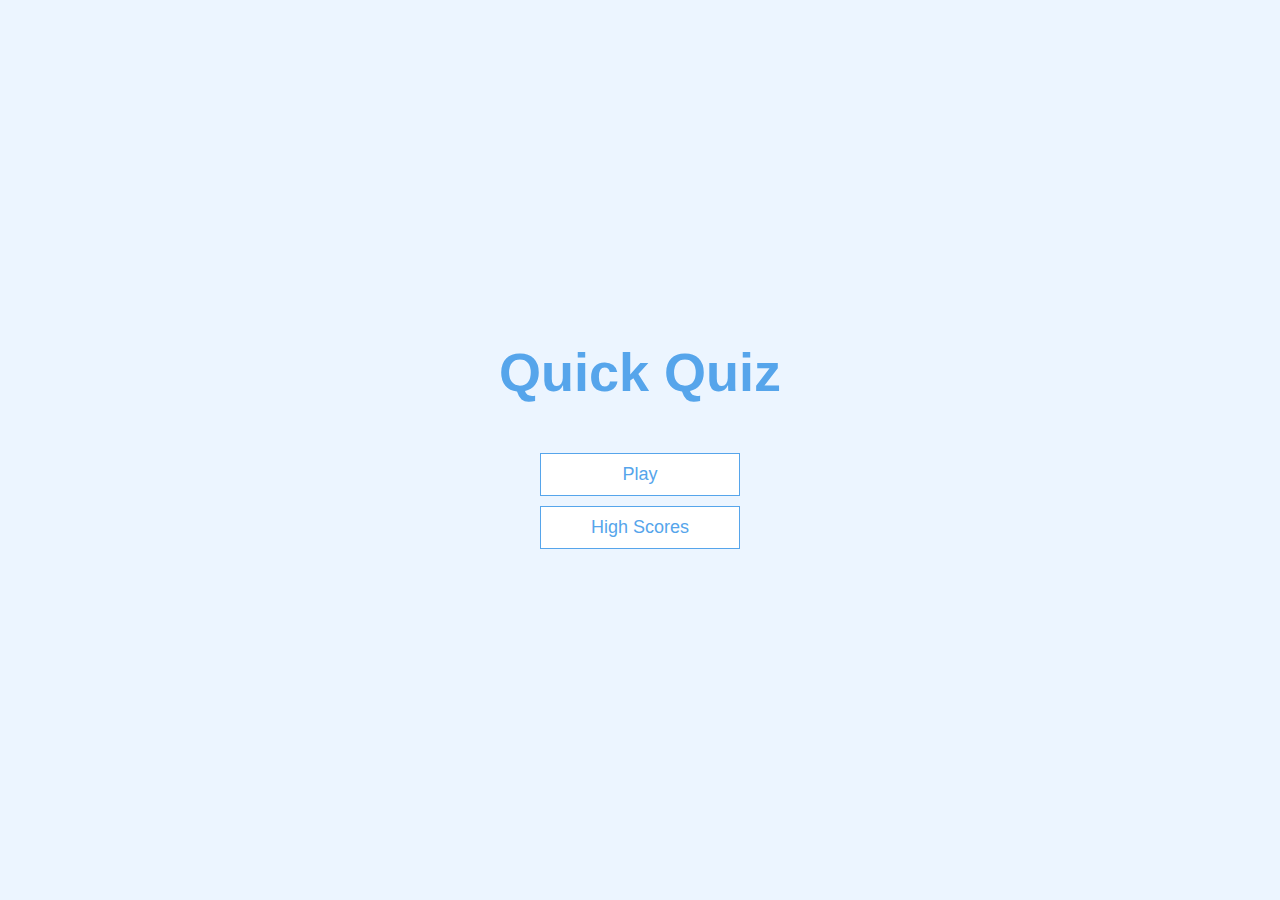
<file: index.html>
<!DOCTYPE html>
<html lang="en">
  <head>
    <meta charset="UTF-8" />
    <meta http-equiv="X-UA-Compatible" content="IE=edge" />
    <meta name="viewport" content="width=device-width, initial-scale=1.0" />
    <title>Quiz App</title>
    <link rel="stylesheet" href="style.css" />
  </head>
  <body>
    <div class="container">
      <div id="home" class="flex-center flex-column">
        <h1>Quick Quiz</h1>
        <a class="btn" href="/game.html">Play</a>
        <a class="btn" href="/highscores.html">High Scores</a>
      </div>
    </div>
  </body>
</html>
</file>
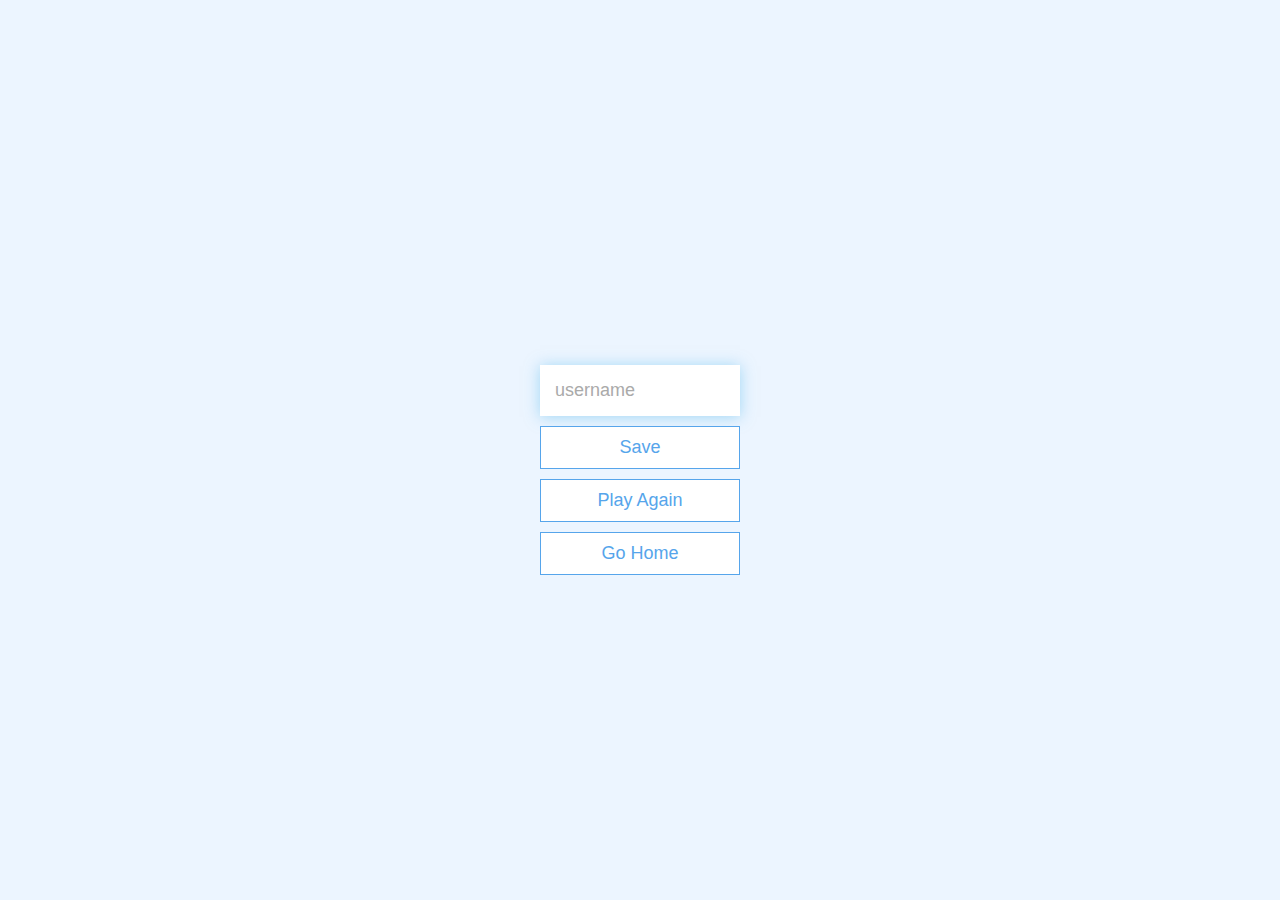
<file: end.html>
<!DOCTYPE html>
<html lang="en">
  <head>
    <meta charset="UTF-8" />
    <meta http-equiv="X-UA-Compatible" content="IE=edge" />
    <meta name="viewport" content="width=device-width, initial-scale=1.0" />
    <title>Congrats!</title>
    <link rel="stylesheet" href="style.css" />
  </head>
  <body>
    <div class="container">
      <div id="end" class="flex-center flex-column">
        <h1 id="finalScore"></h1>
        <form>
          <input
            type="text"
            name="username"
            id="username"
            placeholder="username"
          />
          <button
            type="submit"
            class="btn"
            id="saveScoreBtn"
            onclick="saveHighScore(event)"
            disabled
          >
            Save
          </button>
        </form>
        <a href="/game.html" class="btn">Play Again</a>
        <a href="/" class="btn">Go Home</a>
      </div>
    </div>
    <script src="end.js"></script>
  </body>
</html>
</file>
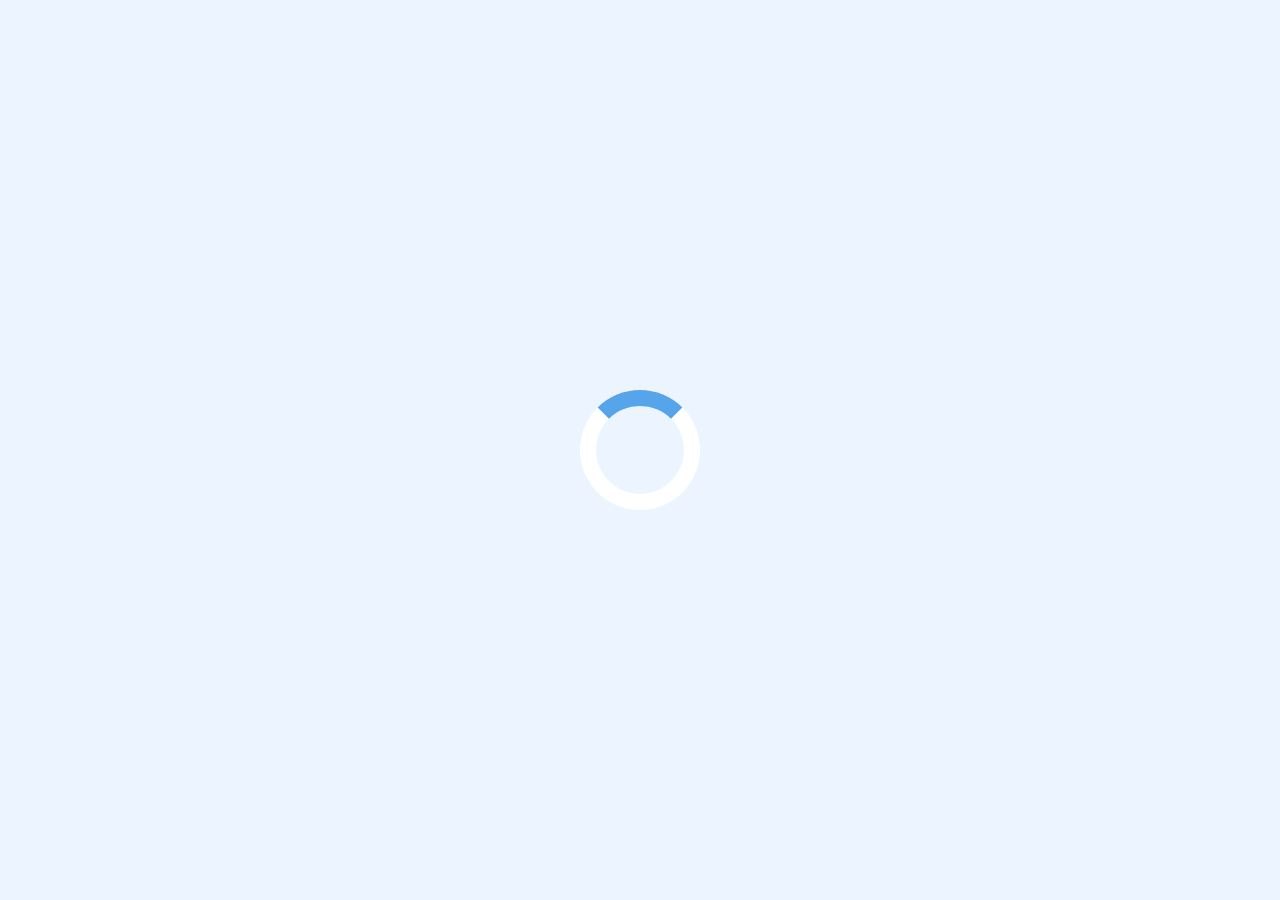
<file: game.html>
<!DOCTYPE html>
<html lang="en">
  <head>
    <meta charset="UTF-8" />
    <meta http-equiv="X-UA-Compatible" content="IE=edge" />
    <meta name="viewport" content="width=device-width, initial-scale=1.0" />
    <title>Quick Quiz</title>
    <link rel="stylesheet" href="style.css" />
    <link rel="stylesheet" href="game.css" />
  </head>
  <body>
    <div class="container">
      <div id="loader"></div>
      <div id="game" class="justify-center flex-column hidden">
        <div id="hud">
          <div id="hud-item">
            <p id="progressText" class="hud-prefix">Question</p>
            <div id="progressBar">
              <div id="progressBarFull"></div>
            </div>
          </div>
          <div id="hud-item">
            <p class="hud-prefix">Score</p>
            <h1 class="hud-main-text" id="score">0</h1>
          </div>
        </div>
        <h2 id="question"></h2>
        <div class="choice-container">
          <p class="choice-prefix">A</p>
          <p class="choice-text" data-number="1"></p>
        </div>
        <div class="choice-container">
          <p class="choice-prefix">B</p>
          <p class="choice-text" data-number="2"></p>
        </div>
        <div class="choice-container">
          <p class="choice-prefix">C</p>
          <p class="choice-text" data-number="3"></p>
        </div>
        <div class="choice-container">
          <p class="choice-prefix">D</p>
          <p class="choice-text" data-number="4"></p>
        </div>
      </div>
    </div>
    <script src="game.js"></script>
  </body>
</html>
</file>
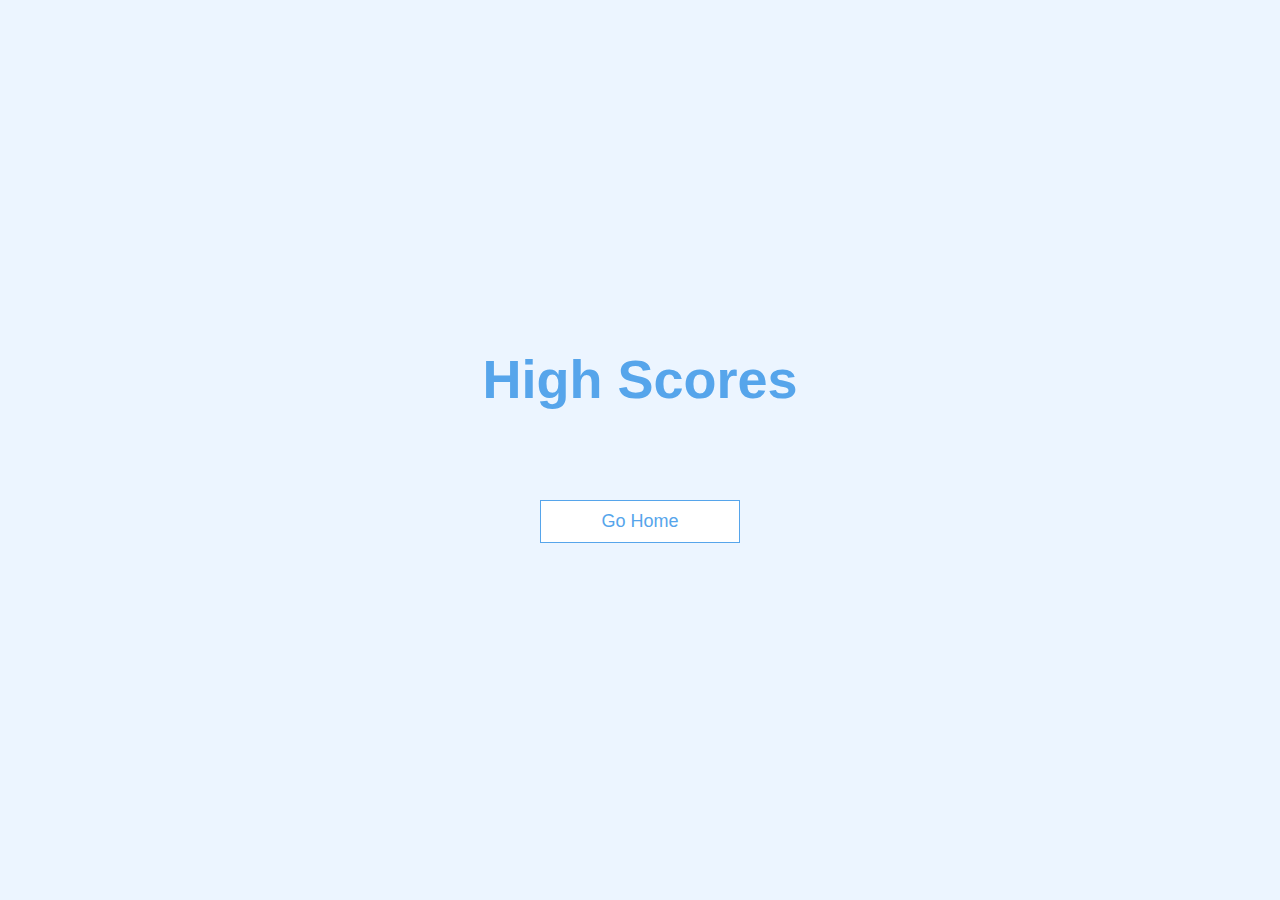
<file: highscores.html>
<!DOCTYPE html>
<html lang="en">
  <head>
    <meta charset="UTF-8" />
    <meta http-equiv="X-UA-Compatible" content="IE=edge" />
    <meta name="viewport" content="width=device-width, initial-scale=1.0" />
    <title>High Scores</title>
    <link rel="stylesheet" href="style.css" />
    <link rel="stylesheet" href="highscores.css" />
  </head>
  <body>
    <div class="container">
      <div id="highScores" class="flex-center flex-column">
        <h1 id="finalScore">High Scores</h1>
        <ul id="highScoresList"></ul>
        <a href="/" class="btn">Go Home</a>
      </div>
    </div>
    <script src="highscores.js"></script>
  </body>
</html>
</file>
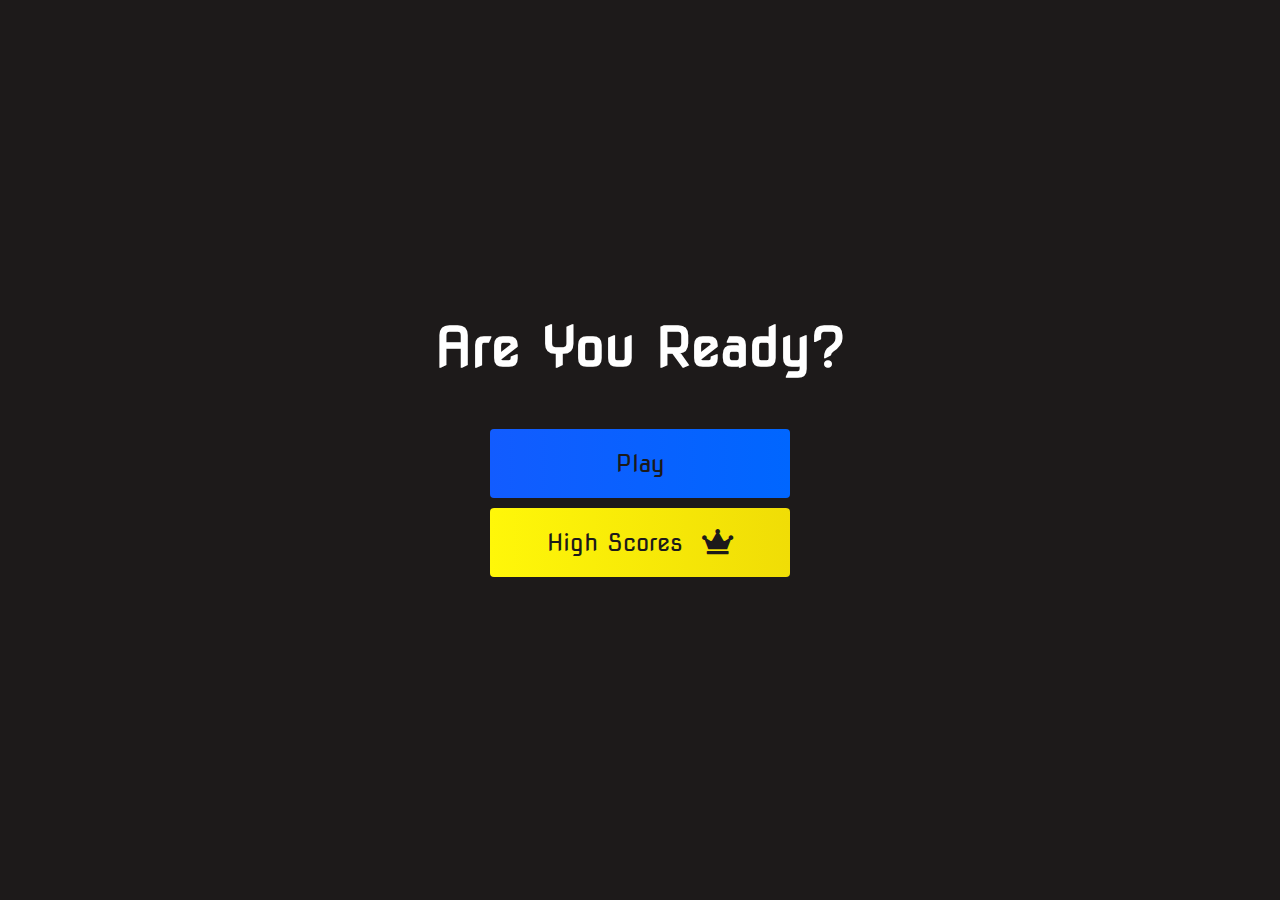
<file: quiz.html>
<!DOCTYPE html>
<html lang="en">
  <head>
    <meta charset="UTF-8" />
    <meta http-equiv="X-UA-Compatible" content="IE=edge" />
    <meta name="viewport" content="width=device-width, initial-scale=1.0" />
    <title>Quiz</title>
    <link rel="stylesheet" href="quiz.css" />
    <link
      rel="stylesheet"
      href="https://cdnjs.cloudflare.com/ajax/libs/font-awesome/5.15.3/css/all.min.css"
    />
  </head>
  <body>
    <div class="container">
      <div id="home" class="flex-column flex-center">
        <h1>Are You Ready?</h1>
        <a href="/quizgame.html" class="btn">Play</a>
        <a href="/quizhighscores.html" id="highscore-btn" class="btn"
          >High Scores <i class="fas fa-crown"></i
        ></a>
      </div>
    </div>
  </body>
</html>
</file>
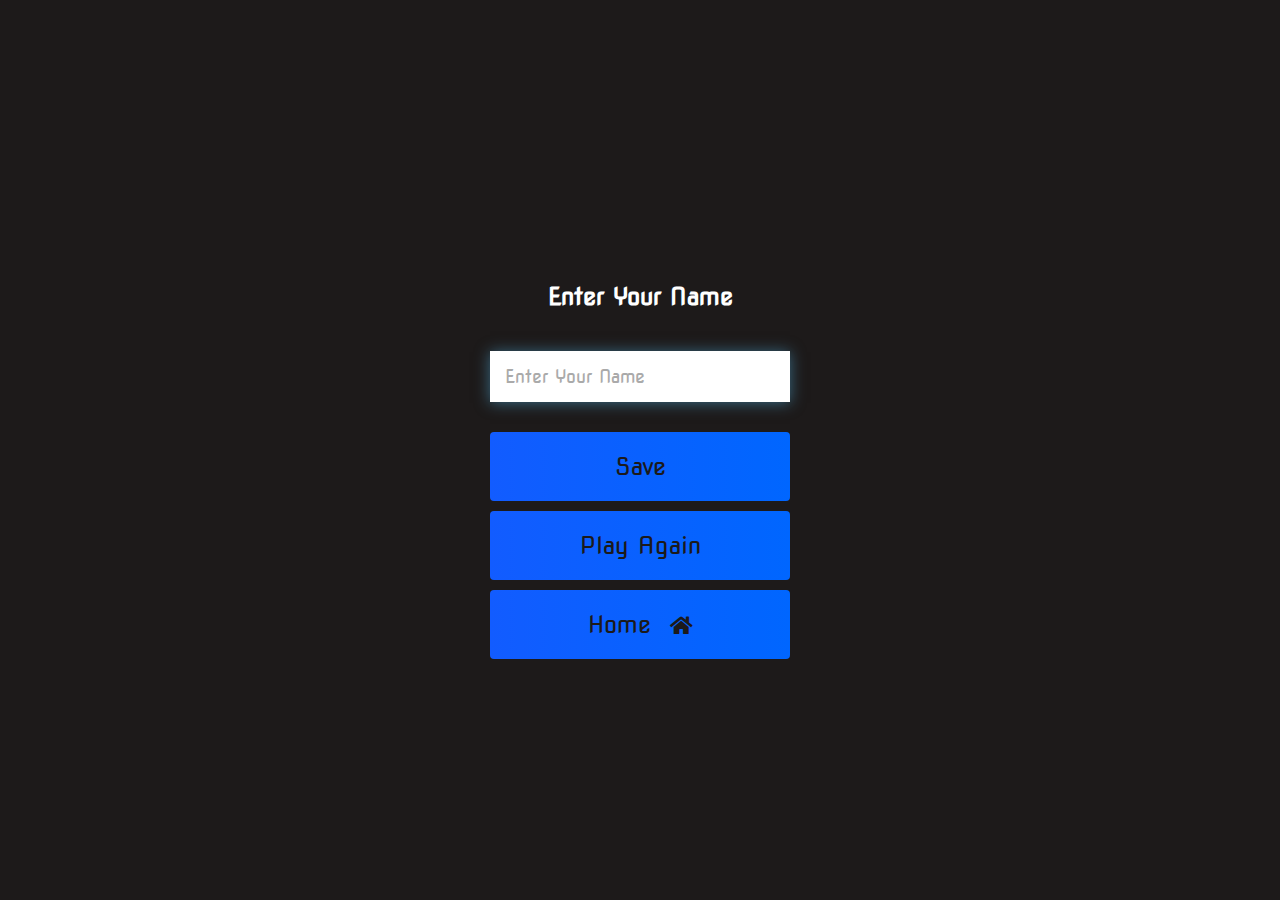
<file: quizend.html>
<!DOCTYPE html>
<html lang="en">
  <head>
    <meta charset="UTF-8" />
    <meta http-equiv="X-UA-Compatible" content="IE=edge" />
    <meta name="viewport" content="width=device-width, initial-scale=1.0" />
    <title>Quiz</title>
    <link rel="stylesheet" href="quiz.css" />
    <link
      rel="stylesheet"
      href="https://cdnjs.cloudflare.com/ajax/libs/font-awesome/5.15.3/css/all.min.css"
    />
  </head>
  <body>
    <div class="container">
      <div id="end" class="flex-center flex-column">
        <h1 id="finalScore">0</h1>
        <form action="" class="end-form-container">
          <h2 id="end-text">Enter Your Name</h2>
          <input
            type="text"
            name="name"
            id="username"
            placeholder="Enter Your Name"
          />
          <button
            class="btn"
            id="saveScoreBtn"
            type="submit"
            onclick="saveHighScore(event)"
            disabled
          >
            Save
          </button>
        </form>
        <a href="/quizgame.html" class="btn">Play Again</a>
        <a href="/quiz.html" class="btn">Home <i class="fas fa-home"></i></a>
      </div>
    </div>
    <script src="quizend.js"></script>
  </body>
</html>
</file>
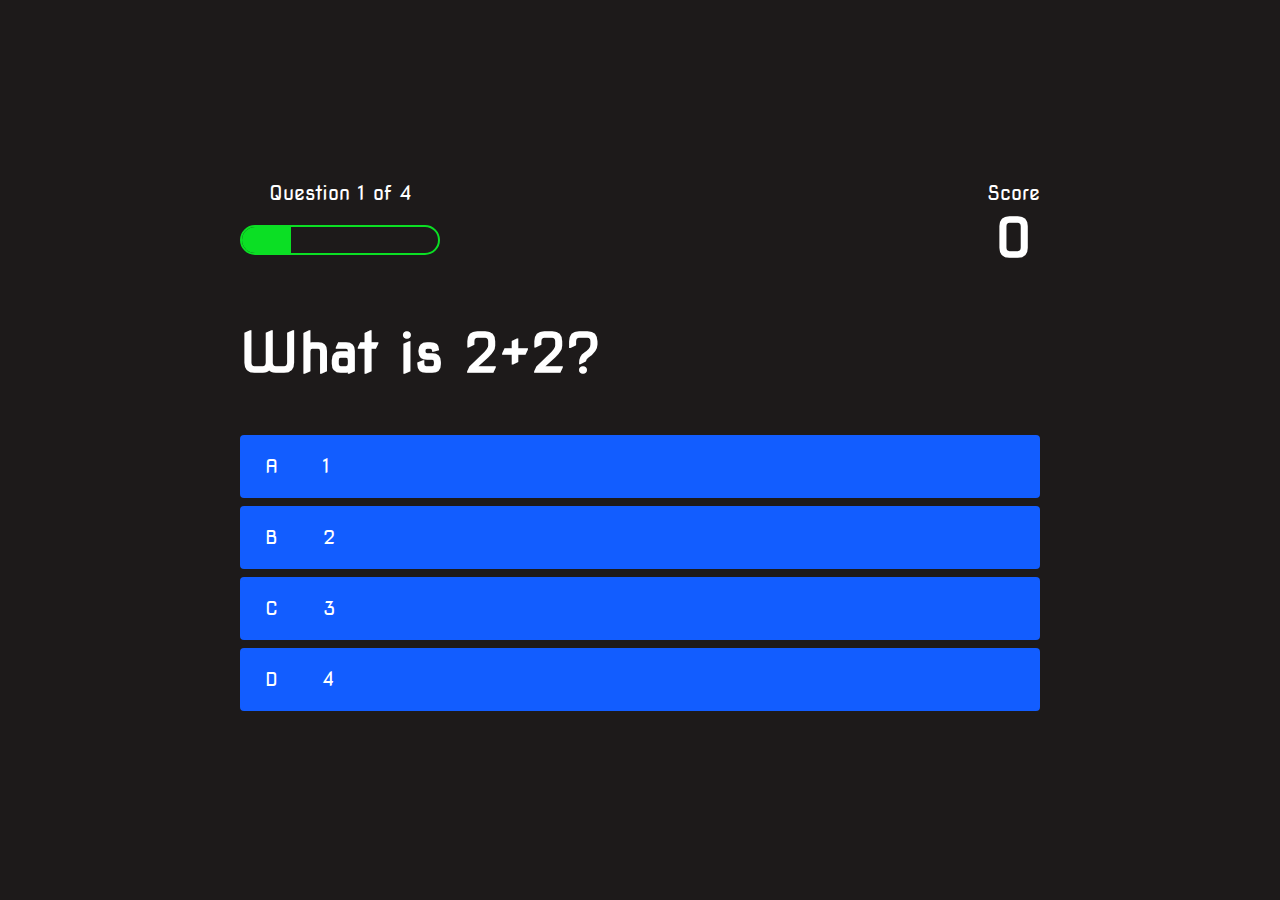
<file: quizgame.html>
<!DOCTYPE html>
<html lang="en">
  <head>
    <meta charset="UTF-8" />
    <meta http-equiv="X-UA-Compatible" content="IE=edge" />
    <meta name="viewport" content="width=device-width, initial-scale=1.0" />
    <title>Quiz</title>
    <link rel="stylesheet" href="quiz.css" />
    <link rel="stylesheet" href="quizgame.css" />
  </head>
  <body>
    <div class="container">
      <div id="game" class="justify-center flex-column">
        <div id="hud">
          <div class="hud-item">
            <p id="progressText" class="hud-prefix">Question</p>
            <div id="progressBar">
              <div id="progressBarFull"></div>
            </div>
          </div>
          <div class="hud-item">
            <p class="hud-prefix">Score</p>
            <h1 class="hud-main-text" id="score">0</h1>
          </div>
        </div>
        <h1 id="question">Who's Your Daddy?</h1>
        <div class="choice-container">
          <p class="choice-prefix">A</p>
          <p class="choice-text" data-number="1">Choice 1</p>
        </div>
        <div class="choice-container">
          <p class="choice-prefix">B</p>
          <p class="choice-text" data-number="2">Choice 2</p>
        </div>
        <div class="choice-container">
          <p class="choice-prefix">C</p>
          <p class="choice-text" data-number="3">Choice 3</p>
        </div>
        <div class="choice-container">
          <p class="choice-prefix">D</p>
          <p class="choice-text" data-number="4">Choice 4</p>
        </div>
      </div>
    </div>
    <script src="quizgame.js"></script>
  </body>
</html>
</file>
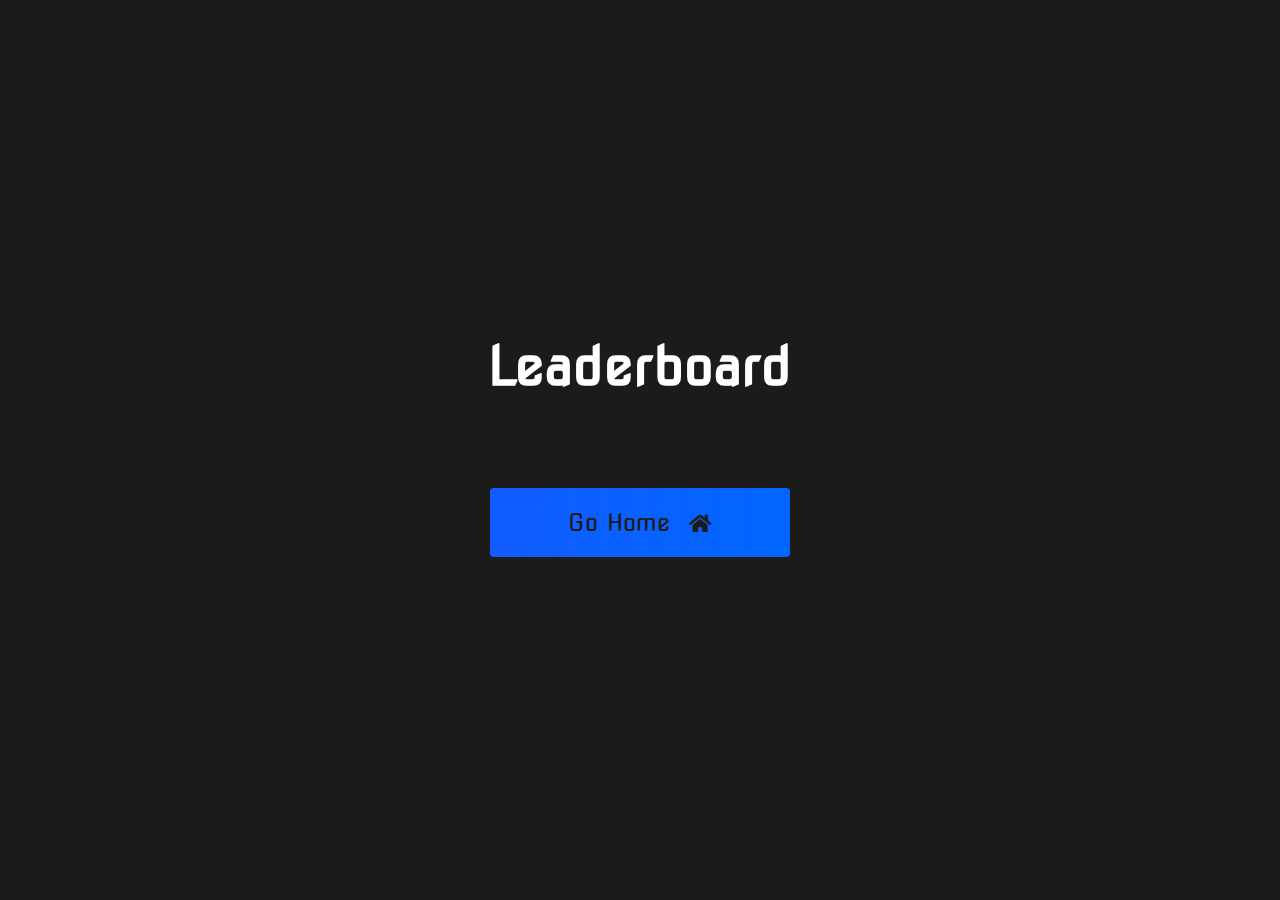
<file: quizhighscores.html>
<!DOCTYPE html>
<html lang="en">
  <head>
    <meta charset="UTF-8" />
    <meta http-equiv="X-UA-Compatible" content="IE=edge" />
    <meta name="viewport" content="width=device-width, initial-scale=1.0" />
    <title>High Scores</title>
    <link rel="stylesheet" href="quiz.css" />
    <link rel="stylesheet" href="quizhighscores.css" />
    <link
      rel="stylesheet"
      href="https://cdnjs.cloudflare.com/ajax/libs/font-awesome/5.15.3/css/all.min.css"
    />
  </head>
  <body>
    <div class="container">
      <div id="highScores" class="flex-center flex-column">
        <h1 id="finalScore">Leaderboard</h1>
        <ul id="highScoresList"></ul>
        <a href="/quiz.html" class="btn">Go Home <i class="fas fa-home"></i></a>
      </div>
    </div>
    <script src="quizhighscores.js"></script>
  </body>
</html>
</file>
<file: style.css>
:root {
  background-color: #ecf5ff;
  font-size: 62.5%;
}

* {
  box-sizing: border-box;
  font-family: Arial, Helvetica, sans-serif;
  margin: 0;
  padding: 0;
  color: #333;
}

h1,
h2,
h3,
h4 {
  margin-bottom: 1rem;
}

h1 {
  font-size: 5.4rem;
  color: #56a5eb;
  margin-bottom: 5rem;
}

h1 > span {
  font-size: 2.4rem;
  font-weight: 500;
}

h2 {
  font-size: 4.2rem;
  margin-bottom: 4rem;
  font-weight: 700;
}

h3 {
  font-size: 2.8rem;
  font-weight: 500;
}

.container {
  width: 100vw;
  height: 100vh;
  display: flex;
  justify-content: center;
  align-items: center;
  max-width: 80rem;
  margin: 0 auto;
  padding: 2rem;
}

.container > * {
  width: 100%;
}

.flex-column {
  display: flex;
  flex-direction: column;
}

.flex-center {
  justify-content: center;
  align-items: center;
}

.justify-center {
  justify-content: center;
}

.text-center {
  text-align: center;
}

.hidden {
  display: none;
}

.btn {
  background-color: white;
  color: #56a5eb;
  border: 0.1rem solid #56a5eb;
  font-size: 1.8rem;
  width: 20rem;
  padding: 1rem 0;
  margin-bottom: 1rem;
  text-align: center;
  text-decoration: none;
}

.btn:hover {
  cursor: pointer;
  box-shadow: 0 0.4rem 1.4rem 0 rgba(86, 185, 235, 0.5);
  transform: translateY(-0.1rem);
  transition: transform 150ms;
}

.btn[disabled]:hover {
  cursor: not-allowed;
  box-shadow: none;
  transform: none;
}

form {
  width: 100%;
  display: flex;
  flex-direction: column;
  align-items: center;
}

input {
  margin-bottom: 1rem;
  width: 20rem;
  padding: 1.5rem;
  font-size: 1.8rem;
  border: none;
  box-shadow: 0 0.1rem 1.4rem 0 rgba(86, 185, 235, 0.5);
}

input::placeholder {
  color: #aaa;
}
</file>
<file: game.css>
.choice-container {
  display: flex;
  width: 100%;
  border: 0.1rem solid rgb(86, 165, 235, 0.25);
  margin-bottom: 0.5rem;
  background-color: white;
  font-size: 1.8rem;
}

.choice-container:hover {
  cursor: pointer;
  box-shadow: 0 0.4rem 1.4rem 0 rgba(86, 185, 235, 0.5);
  transform: translateY(-0.1rem);
  transition: transform 150ms;
}

.choice-prefix {
  padding: 1.5rem 2.5rem;
  background-color: #56a5eb;
  color: white;
}

.choice-text {
  padding: 1.5rem;
  width: 100%;
}

.correct {
  background-color: #28a745;
}

.incorrect {
  background-color: #dc3545;
}

#hud {
  display: flex;
  justify-content: space-between;
}

.hud-prefix {
  text-align: center;
  font-size: 2rem;
}

.hud-main-text {
  text-align: center;
}

#progressBar {
  width: 20rem;
  height: 4rem;
  border: 0.3rem solid #56a5eb;
  margin-top: 1.5rem;
}

#progressBarFull {
  height: 3.4rem;
  background-color: #56a5eb;
  width: 0%;
}

#loader {
  border: 1.6rem solid white;
  border-radius: 50%;
  border-top: 1.6rem solid #56a5eb;
  width: 12rem;
  height: 12rem;
  animation: spin 2s linear infinite;
}

@keyframes spin {
  0% {
    transform: rotate(0deg);
  }
  100% {
    transform: rotate(360deg);
  }
}
</file>
<file: highscores.css>
#highScoresList {
  list-style: none;
  padding-left: 0;
  margin-bottom: 4rem;
}

.high-score {
  font-size: 2.8rem;
  margin-bottom: 0.5rem;
}

.high-score:hover {
  transform: scale(1.025);
}
</file>
<file: quiz.css>
@import url("https://fonts.googleapis.com/css2?family=Nova+Square&display=swap");

:root {
  background-color: rgb(29, 26, 26);
}

* {
  box-sizing: border-box;
  margin: 0;
  padding: 0;
  font-size: 62.5%;
  font-family: "Nova Square", cursive;
}

h1 {
  font-size: 5.4rem;
  color: #fff;
  margin-bottom: 5rem;
}

h2 {
  font-size: 4.2rem;
  margin-bottom: 4rem;
}

.container {
  width: 100vw;
  height: 100vh;
  display: flex;
  justify-content: center;
  align-items: center;
  max-width: 80rem;
  margin: 0 auto;
  padding: 2rem;
}

.flex-column {
  display: flex;
  flex-direction: column;
}

.flex-center {
  justify-content: center;
  align-items: center;
}

.justify-center {
  justify-content: center;
}

.text-center {
  text-align: center;
}

.hidden {
  display: none;
}

.btn {
  padding: 2rem 0;
  margin-bottom: 1rem;
  width: 30rem;
  font-size: 2.4rem;
  text-align: center;
  text-decoration: none;
  color: rgb(28, 26, 26);
  background: linear-gradient(
    90deg,
    rgb(18, 92, 255) 0%,
    rgb(0, 102, 255) 100%
  );
  border-radius: 4px;
}

.btn:hover {
  cursor: pointer;
  box-shadow: 0 0.4rem 1.4rem 0 rgba(8, 114, 244, 0.6);
  transition: transform 150ms;
  transform: scale(1.03);
}

.btn[disabled]:hover {
  cursor: not-allowed;
  box-shadow: none;
  transform: none;
}

#highscore-btn {
  background: linear-gradient(
    90deg,
    rgb(255, 247, 9) 0%,
    rgb(240, 221, 6) 100%
  );
}

#highscore-btn:hover {
  box-shadow: 0 0.4rem 1.4rem 0 rgba(255, 255, 0, 0.5);
}

.fa-crown {
  font-size: 2.5rem;
  margin-left: 1rem;
}

.end-form-container {
  width: 100%;
  max-width: 30rem;
  display: flex;
  flex-direction: column;
  align-items: center;
}

input {
  width: 20rem;
  margin-bottom: 1rem;
  padding: 1.5rem;
  font-size: 1.8rem;
  border: none;
  box-shadow: 0 0.1rem 1.4rem 0 rgba(86, 185, 235, 0.5);
}

input::placeholder {
  color: #aaa;
}

#username {
  width: 100%;
  margin-bottom: 3rem;
  outline: none;
}

#end-text {
  font-size: 2.4rem;
  color: #fff;
  text-align: center;
}

#saveScoreBtn {
  border: none;
}

.fa-home {
  margin-left: 1rem;
  font-size: 2rem;
  color: rgb(28, 26, 26);
}
</file>
<file: quizgame.css>
body {
  color: #fff;
}

.choice-container {
  display: flex;
  margin-bottom: 0.8rem;
  width: 100%;
  min-width: 80rem;
  border-radius: 4px;
  background: rgb(18, 93, 255);
  font-size: 3rem;
}

.choice-container:hover {
  cursor: pointer;
  box-shadow: 0 0.4rem 1.4rem 0 rgba(6, 103, 247, 0.5);
  transform: scale(1.02);
  transition: transform 100ms;
}

.choice-prefix {
  padding: 2rem 2.5rem;
  color: white;
}

.choice-text {
  padding: 2rem;
  width: 100%;
}

.correct {
  background: linear-gradient(
    32deg,
    rgb(11, 223, 36) 0%,
    rgb(41, 232, 111) 100%
  );
}

.incorrect {
  background: linear-gradient(
    32deg,
    rgba(230, 29, 29, 1) 0%,
    rgba(224, 11, 11, 1) 100%
  );
}

#hud {
  display: flex;
  justify-content: space-between;
}

.hud-prefix {
  text-align: center;
  font-size: 2rem;
}

.hud-main-text {
  text-align: center;
}

#progressBar {
  margin-top: 2rem;
  width: 20rem;
  height: 3rem;
  border: 0.2rem solid rgb(11, 223, 36);
  border-radius: 50px;
  overflow: hidden;
}

#progressBarFull {
  width: 0%;
  height: 100%;
  background: rgb(11, 223, 36);
}

@media screen and (max-width: 768px) {
  .choice-container {
    min-width: 40rem;
  }
}
</file>
<file: quizhighscores.css>
body {
  color: #fff;
}

#highScoresList {
  list-style: none;
  margin-bottom: 4rem;
}

.high-score {
  font-size: 2.8rem;
  margin-bottom: 0.5rem;
}
</file>
